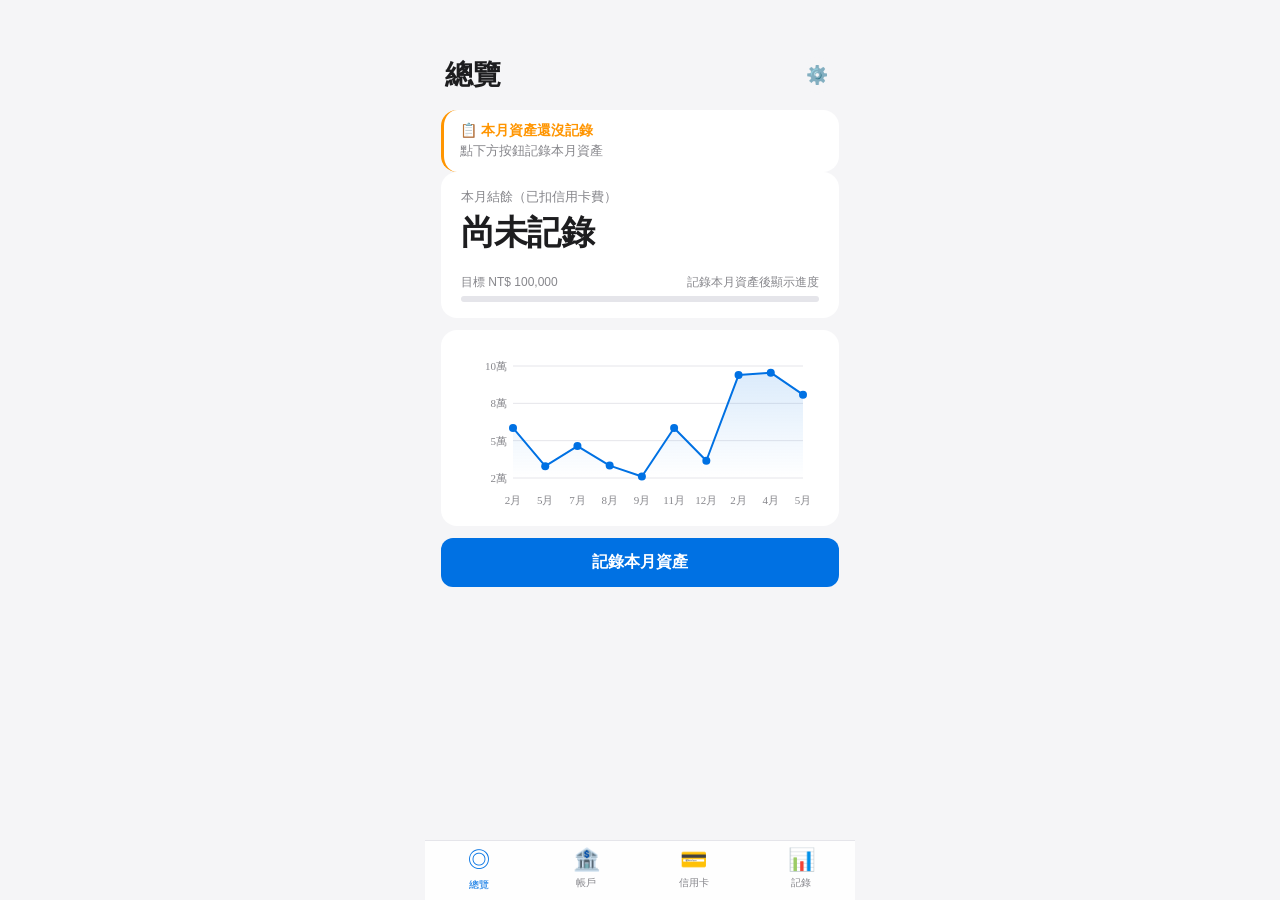
<file: index.html>
<!DOCTYPE html>
<html lang="zh-TW">
<head>
  <meta charset="UTF-8">
  <meta name="viewport" content="width=device-width, initial-scale=1, viewport-fit=cover">
  <meta name="apple-mobile-web-app-capable" content="yes">
  <meta name="apple-mobile-web-app-status-bar-style" content="default">
  <meta name="apple-mobile-web-app-title" content="資產管理">
  <title>資產管理</title>
  <link rel="manifest" href="manifest.json">
  <link rel="stylesheet" href="styles.css">
</head>
<body>
<div id="app">

  <!-- ══ Page: Home ══ -->
  <div id="page-home" class="page">
    <div class="topbar">
      <h1>總覽</h1>
      <button id="settings-btn" style="background:var(--bg);color:var(--text);font-size:18px;">⚙️</button>
    </div>

    <div id="home-reminders"></div>

    <div class="card">
      <div class="card-label">本月結餘（已扣信用卡費）</div>
      <div class="card-value large" id="home-total">—</div>
      <div class="chip-row" id="home-chips"></div>
      <div id="home-goal"></div>
    </div>

    <div class="card" style="padding:12px 20px">
      <div class="chart-wrap">
        <canvas id="home-chart"></canvas>
      </div>
    </div>

    <div style="padding: 0 16px">
      <button class="btn btn-primary" id="home-record-btn">記錄本月資產</button>
    </div>
  </div>

  <!-- ══ Page: Accounts ══ -->
  <div id="page-accounts" class="page">
    <div class="topbar">
      <h1>帳戶</h1>
      <button id="account-add-btn">+</button>
    </div>
    <div class="card">
      <div class="card-label">帳戶總額（最新記錄）</div>
      <div class="card-value" id="accounts-total">—</div>
    </div>
    <div id="accounts-list"></div>
  </div>

  <!-- ══ Page: Cards ══ -->
  <div id="page-cards" class="page">
    <div class="topbar">
      <h1>信用卡</h1>
      <button id="card-add-btn">+</button>
    </div>
    <div id="cards-list"></div>
  </div>

  <!-- ══ Page: History ══ -->
  <div id="page-history" class="page">
    <div class="topbar">
      <h1>歷史記錄</h1>
    </div>
    <div id="history-list"></div>
  </div>

  <!-- ══ Bottom Nav ══ -->
  <nav id="bottom-nav">
    <button class="nav-item active" data-page="page-home">
      <span class="nav-icon">◎</span>
      總覽
    </button>
    <button class="nav-item" data-page="page-accounts">
      <span class="nav-icon">🏦</span>
      帳戶
    </button>
    <button class="nav-item" data-page="page-cards">
      <span class="nav-icon">💳</span>
      信用卡
    </button>
    <button class="nav-item" data-page="page-history">
      <span class="nav-icon">📊</span>
      記錄
    </button>
  </nav>

  <!-- ══ Sheet: Record ══ -->
  <div id="sheet-record" class="sheet-overlay">
    <div class="sheet">
      <div class="sheet-handle"></div>
      <h2 id="record-title">記錄本月資產</h2>
      <div id="record-inputs"></div>
      <div class="form-group">
        <label class="form-label">備註（選填）</label>
        <textarea id="record-note" class="form-input" rows="2"
          placeholder="例：這個月買了電腦所以比較少"
          style="resize:none;line-height:1.5"></textarea>
      </div>
      <button class="btn btn-primary" id="record-save-btn">儲存</button>
      <button class="btn btn-cancel" id="record-cancel-btn">取消</button>
    </div>
  </div>

  <!-- ══ Sheet: Account ══ -->
  <div id="sheet-account" class="sheet-overlay">
    <div class="sheet">
      <div class="sheet-handle"></div>
      <h2 id="account-sheet-title">新增帳戶</h2>
      <div class="form-group">
        <label class="form-label">帳戶名稱</label>
        <input id="account-name-input" class="form-input" type="text" placeholder="例：台灣銀行">
      </div>
      <div class="form-group">
        <label class="form-label">帳戶類型</label>
        <select id="account-type-select" class="form-select">
          <option value="checking">薪轉帳戶</option>
          <option value="savings">存款帳戶</option>
          <option value="investment">證券帳戶</option>
          <option value="stock">股票</option>
          <option value="cash">現金</option>
          <option value="other">其他</option>
        </select>
      </div>
      <button class="btn btn-primary" id="account-save-btn">儲存</button>
      <button class="btn btn-danger" id="account-delete-btn" style="display:none;margin-bottom:10px">刪除帳戶</button>
      <button class="btn btn-cancel" id="account-cancel-btn">取消</button>
    </div>
  </div>

  <!-- ══ Sheet: Card ══ -->
  <div id="sheet-card" class="sheet-overlay">
    <div class="sheet">
      <div class="sheet-handle"></div>
      <h2 id="card-sheet-title">新增信用卡</h2>
      <div class="form-group">
        <label class="form-label">信用卡名稱</label>
        <input id="card-name-input" class="form-input" type="text" placeholder="例：國泰世華 Cube">
      </div>
      <div class="form-group">
        <label class="form-label">帳單結算日（每月幾號）</label>
        <input id="card-billing-input" class="form-input" type="number" inputmode="numeric" placeholder="例：15" min="1" max="31">
      </div>
      <div class="form-group">
        <label class="form-label">繳費截止日（每月幾號）</label>
        <input id="card-due-input" class="form-input" type="number" inputmode="numeric" placeholder="例：4" min="1" max="31">
      </div>
      <button class="btn btn-primary" id="card-save-btn">儲存</button>
      <button class="btn btn-danger" id="card-delete-btn" style="display:none;margin-bottom:10px">刪除信用卡</button>
      <button class="btn btn-cancel" id="card-cancel-btn">取消</button>
    </div>
  </div>

  <!-- ══ Sheet: Settings ══ -->
  <div id="sheet-settings" class="sheet-overlay">
    <div class="sheet">
      <div class="sheet-handle"></div>
      <h2>設定</h2>
      <div id="sync-status" style="text-align:center;font-size:13px;color:#30d158;min-height:18px;margin-bottom:4px"></div>

      <div class="section-title" style="padding:0 0 8px">☁️ 雲端自動備份</div>
      <div class="form-group">
        <label class="form-label">Firebase 資料庫網址</label>
        <input id="firebase-url-input" class="form-input" type="url"
          placeholder="https://xxx-rtdb.firebaseio.com">
      </div>
      <div class="form-group">
        <label class="form-label">備份 PIN（記住這組，換手機時用）</label>
        <input id="sync-pin-input" class="form-input" type="text"
          placeholder="設定 4 位以上的密碼">
      </div>
      <button class="btn btn-primary" id="cloud-save-btn" style="margin-bottom:8px">儲存雲端設定</button>
      <button class="btn btn-secondary" id="cloud-load-btn" style="margin-bottom:16px">☁️ 從雲端還原資料</button>

      <div class="section-title" style="padding:8px 0">⚙️ 其他設定</div>
      <div class="form-group">
        <label class="form-label">資產目標（NT$）</label>
        <input id="goal-input" class="form-input" type="number" inputmode="numeric">
      </div>
      <button class="btn btn-primary" id="goal-save-btn" style="margin-bottom:16px">儲存目標</button>
      <button class="btn btn-cancel" id="export-btn" style="margin-bottom:10px">📤 手動匯出備份</button>
      <label class="btn btn-cancel" style="display:block;text-align:center;cursor:pointer;margin-bottom:0" id="import-label">
        📥 匯入備份
        <input type="file" id="import-input" accept=".json" style="display:none">
      </label>
    </div>
  </div>

  <!-- ══ Sheet: History Detail ══ -->
  <div id="sheet-history-detail" class="sheet-overlay">
    <div class="sheet">
      <div class="sheet-handle"></div>
      <h2 id="history-detail-title"></h2>
      <div id="history-detail-body"></div>
      <button class="btn btn-cancel" id="history-detail-close" style="margin-top:16px">關閉</button>
    </div>
  </div>

</div>
<script src="app.js"></script>
</body>
</html>
</file>
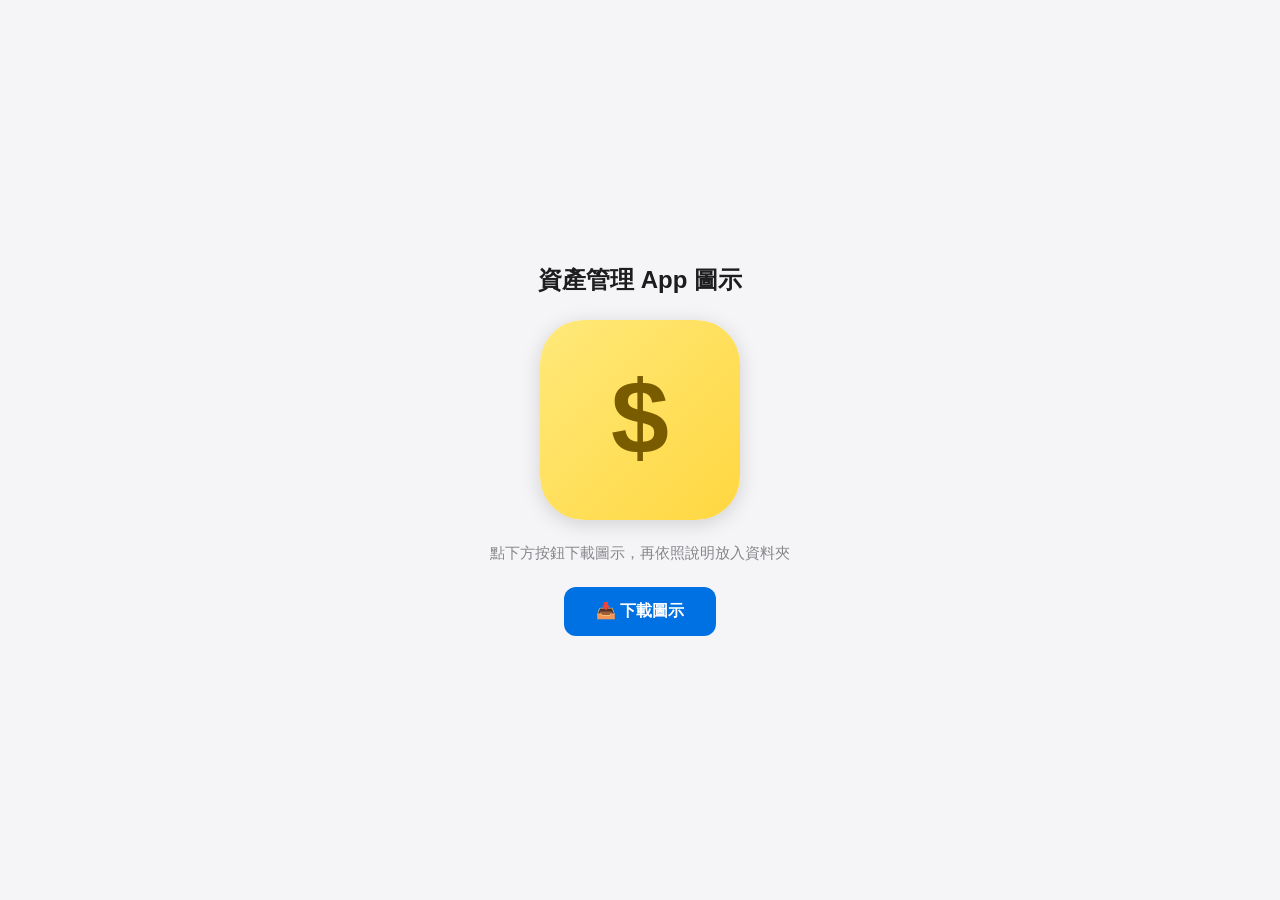
<file: generate-icons.html>
<!DOCTYPE html>
<html lang="zh-TW">
<head>
  <meta charset="UTF-8">
  <title>產生圖示</title>
  <style>
    body { font-family: -apple-system, sans-serif; display: flex; flex-direction: column;
           align-items: center; justify-content: center; min-height: 100vh;
           background: #f5f5f7; margin: 0; gap: 24px; }
    h2 { color: #1d1d1f; margin: 0; }
    p  { color: #86868b; margin: 0; font-size: 15px; }
    canvas { border-radius: 22%; box-shadow: 0 4px 20px rgba(0,0,0,0.15); }
    button { padding: 14px 32px; background: #0071e3; color: #fff;
             border: none; border-radius: 12px; font-size: 16px;
             font-weight: 600; cursor: pointer; }
    button:hover { background: #0077ed; }
  </style>
</head>
<body>
  <h2>資產管理 App 圖示</h2>
  <canvas id="preview" width="200" height="200"></canvas>
  <p>點下方按鈕下載圖示，再依照說明放入資料夾</p>
  <button onclick="downloadIcons()">📥 下載圖示</button>

  <script>
    function drawIcon(size) {
      const canvas = document.createElement('canvas');
      canvas.width = size;
      canvas.height = size;
      const ctx = canvas.getContext('2d');
      const r = size * 0.22; // rounded corner radius

      // 鵝黃色背景
      ctx.beginPath();
      ctx.moveTo(r, 0);
      ctx.lineTo(size - r, 0);
      ctx.quadraticCurveTo(size, 0, size, r);
      ctx.lineTo(size, size - r);
      ctx.quadraticCurveTo(size, size, size - r, size);
      ctx.lineTo(r, size);
      ctx.quadraticCurveTo(0, size, 0, size - r);
      ctx.lineTo(0, r);
      ctx.quadraticCurveTo(0, 0, r, 0);
      ctx.closePath();

      const grad = ctx.createLinearGradient(0, 0, size, size);
      grad.addColorStop(0, '#FFE97A');
      grad.addColorStop(1, '#FFD740');
      ctx.fillStyle = grad;
      ctx.fill();

      // $ 符號
      ctx.fillStyle = '#7A5C00';
      ctx.font = `bold ${size * 0.52}px -apple-system, "Helvetica Neue", Arial`;
      ctx.textAlign = 'center';
      ctx.textBaseline = 'middle';
      ctx.fillText('$', size / 2, size / 2 + size * 0.02);

      return canvas;
    }

    // 預覽
    const preview = document.getElementById('preview');
    const pCtx = preview.getContext('2d');
    const previewCanvas = drawIcon(200);
    pCtx.drawImage(previewCanvas, 0, 0);

    function downloadIcons() {
      [192, 512].forEach(size => {
        const canvas = drawIcon(size);
        const a = document.createElement('a');
        a.href = canvas.toDataURL('image/png');
        a.download = `icon-${size}.png`;
        document.body.appendChild(a);
        a.click();
        document.body.removeChild(a);
      });
      alert('✅ 下載完成！\n\n請把兩張圖片放到「資產管理」資料夾裡的「icons」資料夾中，再重新上傳 Netlify。');
    }
  </script>
</body>
</html>
</file>
<file: styles.css>
* {
  margin: 0;
  padding: 0;
  box-sizing: border-box;
  -webkit-tap-highlight-color: transparent;
}

:root {
  --bg: #f5f5f7;
  --card: #ffffff;
  --text: #1d1d1f;
  --muted: #86868b;
  --accent: #0071e3;
  --danger: #ff3b30;
  --border: #e5e5ea;
  --nav-h: 60px;
  --safe-bottom: env(safe-area-inset-bottom, 0px);
}

body {
  font-family: -apple-system, BlinkMacSystemFont, 'Helvetica Neue', sans-serif;
  background: var(--bg);
  color: var(--text);
  min-height: 100dvh;
  overflow-x: hidden;
}

/* ── Layout ── */
#app {
  max-width: 430px;
  margin: 0 auto;
  min-height: 100dvh;
  position: relative;
}

.page {
  display: none;
  padding: 0 0 calc(var(--nav-h) + var(--safe-bottom) + 16px);
  min-height: 100dvh;
}
.page.active { display: block; }

/* ── Top bar ── */
.topbar {
  display: flex;
  align-items: center;
  justify-content: space-between;
  padding: 56px 20px 16px;
}
.topbar h1 {
  font-size: 28px;
  font-weight: 700;
  letter-spacing: -0.5px;
}
.topbar button {
  width: 36px;
  height: 36px;
  border-radius: 50%;
  border: none;
  background: var(--accent);
  color: #fff;
  font-size: 22px;
  cursor: pointer;
  display: flex;
  align-items: center;
  justify-content: center;
}

/* ── Cards ── */
.card {
  background: var(--card);
  border-radius: 16px;
  padding: 16px 20px;
  margin: 0 16px 12px;
}
.card-row {
  display: flex;
  align-items: center;
  justify-content: space-between;
}
.card-label {
  font-size: 13px;
  color: var(--muted);
  margin-bottom: 4px;
}
.card-value {
  font-size: 22px;
  font-weight: 600;
  letter-spacing: -0.3px;
}
.card-value.large {
  font-size: 34px;
  font-weight: 700;
  letter-spacing: -0.8px;
}

/* ── List items ── */
.list-item {
  display: flex;
  align-items: center;
  justify-content: space-between;
  padding: 14px 20px;
  background: var(--card);
  border-bottom: 1px solid var(--border);
  cursor: pointer;
  transition: opacity 0.15s;
}
.list-item:active { opacity: 0.6; }
.list-item:first-child { border-radius: 16px 16px 0 0; }
.list-item:last-child {
  border-radius: 0 0 16px 16px;
  border-bottom: none;
}
.list-item:only-child { border-radius: 16px; border-bottom: none; }
.list-wrapper { margin: 0 16px 12px; }

.item-left { display: flex; flex-direction: column; gap: 2px; }
.item-name { font-size: 16px; font-weight: 500; }
.item-sub { font-size: 13px; color: var(--muted); }
.item-right { display: flex; align-items: center; gap: 12px; }
.item-amount { font-size: 16px; font-weight: 600; }
.item-chevron { color: var(--muted); font-size: 14px; }

/* ── Section title ── */
.section-title {
  font-size: 13px;
  font-weight: 600;
  color: var(--muted);
  text-transform: uppercase;
  letter-spacing: 0.5px;
  padding: 16px 20px 8px;
}

/* ── Empty state ── */
.empty {
  text-align: center;
  padding: 48px 20px;
  color: var(--muted);
}
.empty-icon { font-size: 40px; margin-bottom: 12px; }
.empty p { font-size: 15px; line-height: 1.5; }

/* ── Bottom nav ── */
#bottom-nav {
  position: fixed;
  bottom: 0;
  left: 50%;
  transform: translateX(-50%);
  width: 100%;
  max-width: 430px;
  height: calc(var(--nav-h) + var(--safe-bottom));
  background: rgba(255,255,255,0.85);
  backdrop-filter: blur(20px);
  -webkit-backdrop-filter: blur(20px);
  border-top: 1px solid var(--border);
  display: flex;
  padding-bottom: var(--safe-bottom);
  z-index: 100;
}
.nav-item {
  flex: 1;
  display: flex;
  flex-direction: column;
  align-items: center;
  justify-content: center;
  gap: 3px;
  border: none;
  background: none;
  cursor: pointer;
  color: var(--muted);
  font-size: 10px;
  font-weight: 500;
  transition: color 0.15s;
  padding-bottom: 4px;
}
.nav-item.active { color: var(--accent); }
.nav-icon { font-size: 22px; }

/* ── Modal / Sheet ── */
.sheet-overlay {
  display: none;
  position: fixed;
  inset: 0;
  background: rgba(0,0,0,0.4);
  z-index: 200;
  align-items: flex-end;
  justify-content: center;
}
.sheet-overlay.open { display: flex; }

.sheet {
  background: var(--card);
  border-radius: 20px 20px 0 0;
  padding: 20px 20px calc(20px + var(--safe-bottom));
  width: 100%;
  max-width: 430px;
  max-height: 90dvh;
  overflow-y: auto;
}
.sheet-handle {
  width: 36px;
  height: 4px;
  background: var(--border);
  border-radius: 2px;
  margin: 0 auto 20px;
}
.sheet h2 {
  font-size: 20px;
  font-weight: 700;
  margin-bottom: 20px;
}

/* ── Form ── */
.form-group {
  margin-bottom: 16px;
}
.form-label {
  font-size: 13px;
  color: var(--muted);
  margin-bottom: 6px;
  display: block;
}
.form-input {
  width: 100%;
  padding: 12px 14px;
  border: 1.5px solid var(--border);
  border-radius: 10px;
  font-size: 16px;
  font-family: inherit;
  background: var(--bg);
  color: var(--text);
  outline: none;
  transition: border-color 0.15s;
}
.form-input:focus { border-color: var(--accent); }
.form-select {
  width: 100%;
  padding: 12px 14px;
  border: 1.5px solid var(--border);
  border-radius: 10px;
  font-size: 16px;
  font-family: inherit;
  background: var(--bg);
  color: var(--text);
  outline: none;
  appearance: none;
  -webkit-appearance: none;
}
.form-select:focus { border-color: var(--accent); }

.btn {
  width: 100%;
  padding: 14px;
  border-radius: 12px;
  border: none;
  font-size: 16px;
  font-weight: 600;
  cursor: pointer;
  transition: opacity 0.15s;
}
.btn:active { opacity: 0.8; }
.btn-primary { background: var(--accent); color: #fff; margin-bottom: 10px; }
.btn-danger { background: #fff2f0; color: var(--danger); }
.btn-cancel { background: var(--bg); color: var(--text); }

/* ── Chart ── */
.chart-wrap {
  padding: 8px 0 4px;
  overflow-x: auto;
  scrollbar-width: none;
}
.chart-wrap::-webkit-scrollbar { display: none; }
canvas { display: block; }

/* ── Summary chips ── */
.chip-row {
  display: flex;
  gap: 8px;
  flex-wrap: wrap;
  margin-top: 8px;
}
.chip {
  background: var(--bg);
  border-radius: 20px;
  padding: 4px 12px;
  font-size: 13px;
  color: var(--muted);
}
.chip span { color: var(--text); font-weight: 600; }

/* ── Drag handle ── */
.drag-handle {
  color: var(--muted);
  font-size: 20px;
  padding: 4px 8px 4px 0;
  cursor: grab;
  touch-action: none;
  user-select: none;
}
.list-item.is-dragging {
  opacity: 0.4;
  background: var(--bg);
}

/* ── Progress bar ── */
.progress-wrap { margin-top: 10px; }
.progress-meta {
  display: flex;
  justify-content: space-between;
  font-size: 12px;
  color: var(--muted);
  margin-bottom: 5px;
}
.progress-bg {
  height: 6px;
  background: var(--border);
  border-radius: 3px;
  overflow: hidden;
}
.progress-fill {
  height: 100%;
  background: var(--accent);
  border-radius: 3px;
  transition: width 0.6s ease;
  max-width: 100%;
}
.progress-fill.done { background: #30d158; }

/* ── Credit card badge ── */
.badge {
  display: inline-flex;
  align-items: center;
  gap: 4px;
  font-size: 12px;
  padding: 3px 8px;
  border-radius: 6px;
  font-weight: 500;
}
.badge-blue { background: #e8f0fe; color: #0071e3; }
.badge-orange { background: #fff3e0; color: #e65100; }
</file>
